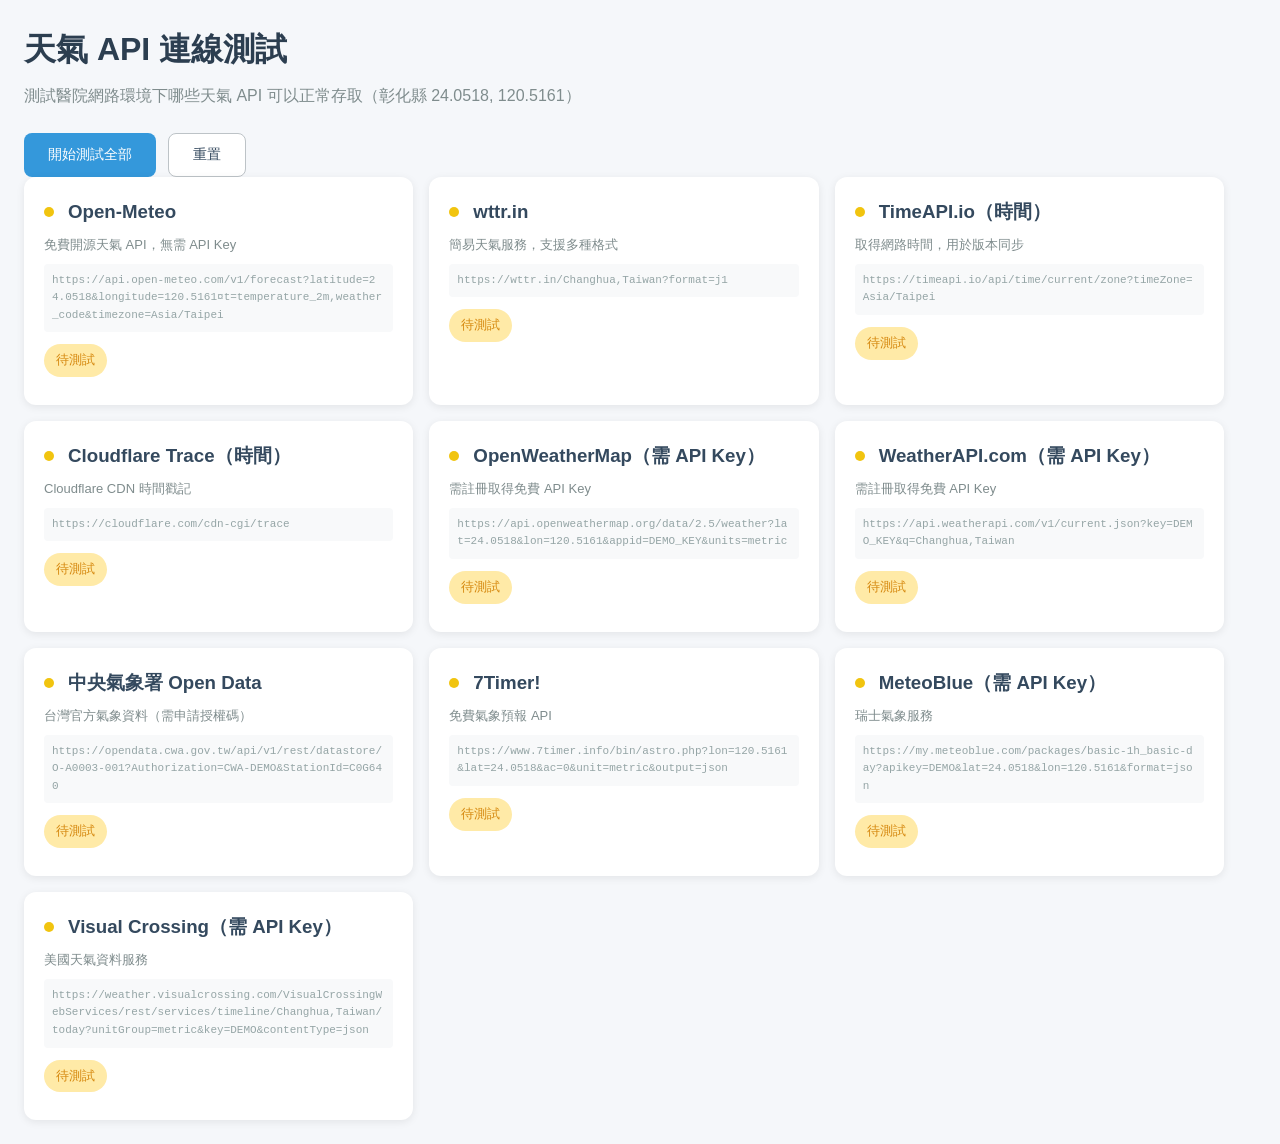
<file: test-weather.html>
<!DOCTYPE html>
<!--
    TESTMODE_V730_REMOVE_BEFORE_PROD

    開發用測試頁 —— 用來在醫院網路實地測試天氣 API（7Timer! / Open-Meteo）能不能通。
    不是產品的一部分，不會被 index.html 或 patient.html 引用。

    要拆除時：grep -rn "TESTMODE_V730_REMOVE_BEFORE_PROD" 一次抓出全部標記位置。
    移除清單見 CLAUDE.md §九「轉正式版移除清單」。
-->
<html lang="zh-TW">
<head>
    <meta charset="UTF-8">
    <meta name="viewport" content="width=device-width, initial-scale=1.0">
    <title>天氣 API 連線測試（開發用，非產品頁）</title>
    <style>
        * { box-sizing: border-box; margin: 0; padding: 0; }
        body {
            font-family: -apple-system, BlinkMacSystemFont, "Segoe UI", Roboto, sans-serif;
            background: #f5f7fa;
            padding: 24px;
            line-height: 1.6;
        }
        h1 {
            color: #2c3e50;
            margin-bottom: 8px;
        }
        .subtitle {
            color: #7f8c8d;
            margin-bottom: 24px;
        }
        .test-grid {
            display: grid;
            grid-template-columns: repeat(auto-fit, minmax(320px, 1fr));
            gap: 16px;
            max-width: 1200px;
        }
        .test-card {
            background: white;
            border-radius: 12px;
            padding: 20px;
            box-shadow: 0 2px 8px rgba(0,0,0,0.08);
        }
        .test-card h3 {
            display: flex;
            align-items: center;
            gap: 8px;
            margin-bottom: 8px;
            color: #34495e;
        }
        .test-card .url {
            font-size: 11px;
            color: #95a5a6;
            word-break: break-all;
            margin-bottom: 12px;
            padding: 8px;
            background: #f8f9fa;
            border-radius: 4px;
            font-family: monospace;
        }
        .status {
            display: inline-flex;
            align-items: center;
            gap: 6px;
            padding: 6px 12px;
            border-radius: 20px;
            font-size: 13px;
            font-weight: 500;
        }
        .status.pending { background: #ffeaa7; color: #d68910; }
        .status.success { background: #d5f4e6; color: #27ae60; }
        .status.error { background: #fadbd8; color: #c0392b; }
        .status.timeout { background: #fdebd0; color: #e67e22; }
        .result {
            margin-top: 12px;
            padding: 12px;
            background: #f8f9fa;
            border-radius: 8px;
            font-size: 12px;
            font-family: monospace;
            white-space: pre-wrap;
            word-break: break-all;
            max-height: 200px;
            overflow-y: auto;
        }
        .result.hidden { display: none; }
        .time-info {
            margin-top: 8px;
            font-size: 12px;
            color: #7f8c8d;
        }
        .actions {
            margin-top: 24px;
            display: flex;
            gap: 12px;
        }
        button {
            padding: 12px 24px;
            border: none;
            border-radius: 8px;
            font-size: 14px;
            font-weight: 500;
            cursor: pointer;
            transition: all 0.2s;
        }
        .btn-primary {
            background: #3498db;
            color: white;
        }
        .btn-primary:hover { background: #2980b9; }
        .btn-outline {
            background: white;
            color: #34495e;
            border: 1px solid #bdc3c7;
        }
        .btn-outline:hover { background: #f8f9fa; }
        .summary {
            margin-top: 24px;
            padding: 16px;
            background: white;
            border-radius: 12px;
            box-shadow: 0 2px 8px rgba(0,0,0,0.08);
        }
        .summary h3 { margin-bottom: 12px; color: #2c3e50; }
        .summary-table {
            width: 100%;
            border-collapse: collapse;
            font-size: 13px;
        }
        .summary-table th, .summary-table td {
            padding: 8px 12px;
            text-align: left;
            border-bottom: 1px solid #ecf0f1;
        }
        .summary-table th { color: #7f8c8d; font-weight: 500; }
        .dot {
            display: inline-block;
            width: 10px;
            height: 10px;
            border-radius: 50%;
            margin-right: 6px;
        }
        .dot.success { background: #27ae60; }
        .dot.error { background: #c0392b; }
        .dot.timeout { background: #e67e22; }
        .dot.pending { background: #f1c40f; }
    </style>
</head>
<body>
    <h1>天氣 API 連線測試</h1>
    <p class="subtitle">測試醫院網路環境下哪些天氣 API 可以正常存取（彰化縣 24.0518, 120.5161）</p>
    
    <div class="actions">
        <button class="btn-primary" onclick="runAllTests()">開始測試全部</button>
        <button class="btn-outline" onclick="location.reload()">重置</button>
    </div>
    
    <div class="test-grid" id="test-grid"></div>
    
    <div class="summary" id="summary" style="display: none;">
        <h3>測試結果摘要</h3>
        <table class="summary-table">
            <thead>
                <tr>
                    <th>API 名稱</th>
                    <th>狀態</th>
                    <th>回應時間</th>
                    <th>建議</th>
                </tr>
            </thead>
            <tbody id="summary-body"></tbody>
        </table>
    </div>

    <script>
    // 測試的天氣 API 列表
    const weatherAPIs = [
        {
            id: 'open-meteo',
            name: 'Open-Meteo',
            description: '免費開源天氣 API，無需 API Key',
            url: 'https://api.open-meteo.com/v1/forecast?latitude=24.0518&longitude=120.5161&current=temperature_2m,weather_code&timezone=Asia/Taipei',
            parseResult: (data) => {
                const temp = data.current?.temperature_2m;
                const code = data.current?.weather_code;
                return `溫度: ${temp}°C, 天氣代碼: ${code}`;
            }
        },
        {
            id: 'wttr-in',
            name: 'wttr.in',
            description: '簡易天氣服務，支援多種格式',
            url: 'https://wttr.in/Changhua,Taiwan?format=j1',
            parseResult: (data) => {
                const current = data.current_condition?.[0];
                if (current) {
                    return `溫度: ${current.temp_C}°C, ${current.weatherDesc?.[0]?.value || ''}`;
                }
                return JSON.stringify(data).slice(0, 100);
            }
        },
        {
            id: 'timeapi',
            name: 'TimeAPI.io（時間）',
            description: '取得網路時間，用於版本同步',
            url: 'https://timeapi.io/api/time/current/zone?timeZone=Asia/Taipei',
            parseResult: (data) => {
                return `日期: ${data.date}, 時間: ${data.time}`;
            }
        },
        {
            id: 'cloudflare-trace',
            name: 'Cloudflare Trace（時間）',
            description: 'Cloudflare CDN 時間戳記',
            url: 'https://cloudflare.com/cdn-cgi/trace',
            isText: true,
            parseResult: (text) => {
                const ts = text.match(/ts=([0-9.]+)/)?.[1];
                if (ts) {
                    const date = new Date(parseFloat(ts) * 1000);
                    return `時間戳: ${ts}\n轉換: ${date.toISOString()}`;
                }
                return text.slice(0, 150);
            }
        },
        {
            id: 'openweather-free',
            name: 'OpenWeatherMap（需 API Key）',
            description: '需註冊取得免費 API Key',
            url: 'https://api.openweathermap.org/data/2.5/weather?lat=24.0518&lon=120.5161&appid=DEMO_KEY&units=metric',
            parseResult: (data) => {
                if (data.main) {
                    return `溫度: ${data.main.temp}°C, ${data.weather?.[0]?.description || ''}`;
                }
                return data.message || JSON.stringify(data).slice(0, 100);
            }
        },
        {
            id: 'weatherapi',
            name: 'WeatherAPI.com（需 API Key）',
            description: '需註冊取得免費 API Key',
            url: 'https://api.weatherapi.com/v1/current.json?key=DEMO_KEY&q=Changhua,Taiwan',
            parseResult: (data) => {
                if (data.current) {
                    return `溫度: ${data.current.temp_c}°C, ${data.current.condition?.text || ''}`;
                }
                return data.error?.message || JSON.stringify(data).slice(0, 100);
            }
        },
        {
            id: 'cwa-opendata',
            name: '中央氣象署 Open Data',
            description: '台灣官方氣象資料（需申請授權碼）',
            url: 'https://opendata.cwa.gov.tw/api/v1/rest/datastore/O-A0003-001?Authorization=CWA-DEMO&StationId=C0G640',
            parseResult: (data) => {
                if (data.success === 'true' && data.records?.Station?.[0]) {
                    const station = data.records.Station[0];
                    return `測站: ${station.StationName}, 溫度: ${station.WeatherElement?.AirTemperature}°C`;
                }
                return data.message || JSON.stringify(data).slice(0, 100);
            }
        },
        {
            id: '7timer',
            name: '7Timer!',
            description: '免費氣象預報 API',
            url: 'https://www.7timer.info/bin/astro.php?lon=120.5161&lat=24.0518&ac=0&unit=metric&output=json',
            parseResult: (data) => {
                if (data.dataseries?.[0]) {
                    const d = data.dataseries[0];
                    return `溫度: ${d.temp2m}°C, 雲量: ${d.cloudcover}`;
                }
                return JSON.stringify(data).slice(0, 100);
            }
        },
        {
            id: 'meteo-gc-ca',
            name: 'MeteoBlue（需 API Key）',
            description: '瑞士氣象服務',
            url: 'https://my.meteoblue.com/packages/basic-1h_basic-day?apikey=DEMO&lat=24.0518&lon=120.5161&format=json',
            parseResult: (data) => {
                if (data.error_message) return data.error_message;
                return JSON.stringify(data).slice(0, 100);
            }
        },
        {
            id: 'visualcrossing',
            name: 'Visual Crossing（需 API Key）',
            description: '美國天氣資料服務',
            url: 'https://weather.visualcrossing.com/VisualCrossingWebServices/rest/services/timeline/Changhua,Taiwan/today?unitGroup=metric&key=DEMO&contentType=json',
            parseResult: (data) => {
                if (data.currentConditions) {
                    return `溫度: ${data.currentConditions.temp}°C`;
                }
                return data.message || JSON.stringify(data).slice(0, 100);
            }
        }
    ];

    // 渲染測試卡片
    function renderCards() {
        const grid = document.getElementById('test-grid');
        grid.innerHTML = weatherAPIs.map(api => `
            <div class="test-card" id="card-${api.id}">
                <h3>
                    <span class="dot pending"></span>
                    ${api.name}
                </h3>
                <p style="font-size: 13px; color: #7f8c8d; margin-bottom: 8px;">${api.description}</p>
                <div class="url">${api.url}</div>
                <div class="status pending" id="status-${api.id}">待測試</div>
                <div class="time-info" id="time-${api.id}"></div>
                <div class="result hidden" id="result-${api.id}"></div>
            </div>
        `).join('');
    }

    // 測試單一 API
    async function testAPI(api) {
        const statusEl = document.getElementById(`status-${api.id}`);
        const resultEl = document.getElementById(`result-${api.id}`);
        const timeEl = document.getElementById(`time-${api.id}`);
        const dotEl = document.querySelector(`#card-${api.id} .dot`);
        
        statusEl.className = 'status pending';
        statusEl.textContent = '測試中...';
        dotEl.className = 'dot pending';
        
        const startTime = performance.now();
        
        try {
            const controller = new AbortController();
            const timeoutId = setTimeout(() => controller.abort(), 10000);
            
            const response = await fetch(api.url, {
                signal: controller.signal,
                headers: { 'Accept': 'application/json' }
            });
            
            clearTimeout(timeoutId);
            const elapsed = Math.round(performance.now() - startTime);
            
            if (!response.ok) {
                throw new Error(`HTTP ${response.status}: ${response.statusText}`);
            }
            
            let data;
            if (api.isText) {
                data = await response.text();
            } else {
                data = await response.json();
            }
            
            const parsed = api.parseResult(data);
            
            statusEl.className = 'status success';
            statusEl.textContent = '成功';
            dotEl.className = 'dot success';
            timeEl.textContent = `回應時間: ${elapsed}ms`;
            resultEl.textContent = parsed;
            resultEl.classList.remove('hidden');
            
            return { id: api.id, name: api.name, status: 'success', time: elapsed, result: parsed };
            
        } catch (e) {
            const elapsed = Math.round(performance.now() - startTime);
            
            if (e.name === 'AbortError') {
                statusEl.className = 'status timeout';
                statusEl.textContent = '逾時 (>10s)';
                dotEl.className = 'dot timeout';
                timeEl.textContent = `回應時間: >10000ms`;
                resultEl.textContent = '請求逾時，可能被防火牆阻擋或網路緩慢';
                resultEl.classList.remove('hidden');
                return { id: api.id, name: api.name, status: 'timeout', time: '>10s', result: '逾時' };
            }
            
            statusEl.className = 'status error';
            statusEl.textContent = '失敗';
            dotEl.className = 'dot error';
            timeEl.textContent = `回應時間: ${elapsed}ms`;
            resultEl.textContent = e.message;
            resultEl.classList.remove('hidden');
            
            return { id: api.id, name: api.name, status: 'error', time: elapsed, result: e.message };
        }
    }

    // 執行全部測試
    async function runAllTests() {
        const results = [];
        
        for (const api of weatherAPIs) {
            const result = await testAPI(api);
            results.push(result);
        }
        
        // 顯示摘要
        showSummary(results);
    }

    // 顯示測試摘要
    function showSummary(results) {
        const summaryEl = document.getElementById('summary');
        const bodyEl = document.getElementById('summary-body');
        
        const successful = results.filter(r => r.status === 'success');
        
        bodyEl.innerHTML = results.map(r => {
            let statusHtml = '';
            let suggestion = '';
            
            if (r.status === 'success') {
                statusHtml = '<span class="dot success"></span>成功';
                if (r.name.includes('需 API Key')) {
                    suggestion = '可用（需申請 API Key）';
                } else {
                    suggestion = '推薦使用';
                }
            } else if (r.status === 'timeout') {
                statusHtml = '<span class="dot timeout"></span>逾時';
                suggestion = '可能被阻擋';
            } else {
                statusHtml = '<span class="dot error"></span>失敗';
                suggestion = '無法使用或需要 API Key';
            }
            
            return `
                <tr>
                    <td>${r.name}</td>
                    <td>${statusHtml}</td>
                    <td>${typeof r.time === 'number' ? r.time + 'ms' : r.time}</td>
                    <td>${suggestion}</td>
                </tr>
            `;
        }).join('');
        
        summaryEl.style.display = 'block';
        
        // 如果有成功的免費 API，顯示推薦
        const freeSuccess = successful.filter(r => !r.name.includes('需 API Key'));
        if (freeSuccess.length > 0) {
            const best = freeSuccess.reduce((a, b) => 
                (typeof a.time === 'number' && typeof b.time === 'number' && a.time < b.time) ? a : b
            );
            alert(`測試完成！\n\n推薦使用: ${best.name}\n回應時間: ${best.time}ms\n\n共 ${successful.length} 個 API 可用`);
        } else {
            alert('測試完成！\n\n沒有免費 API 可用，可能需要使用本機時間或申請 API Key');
        }
    }

    // 初始化
    renderCards();
    </script>
</body>
</html>
</file>
